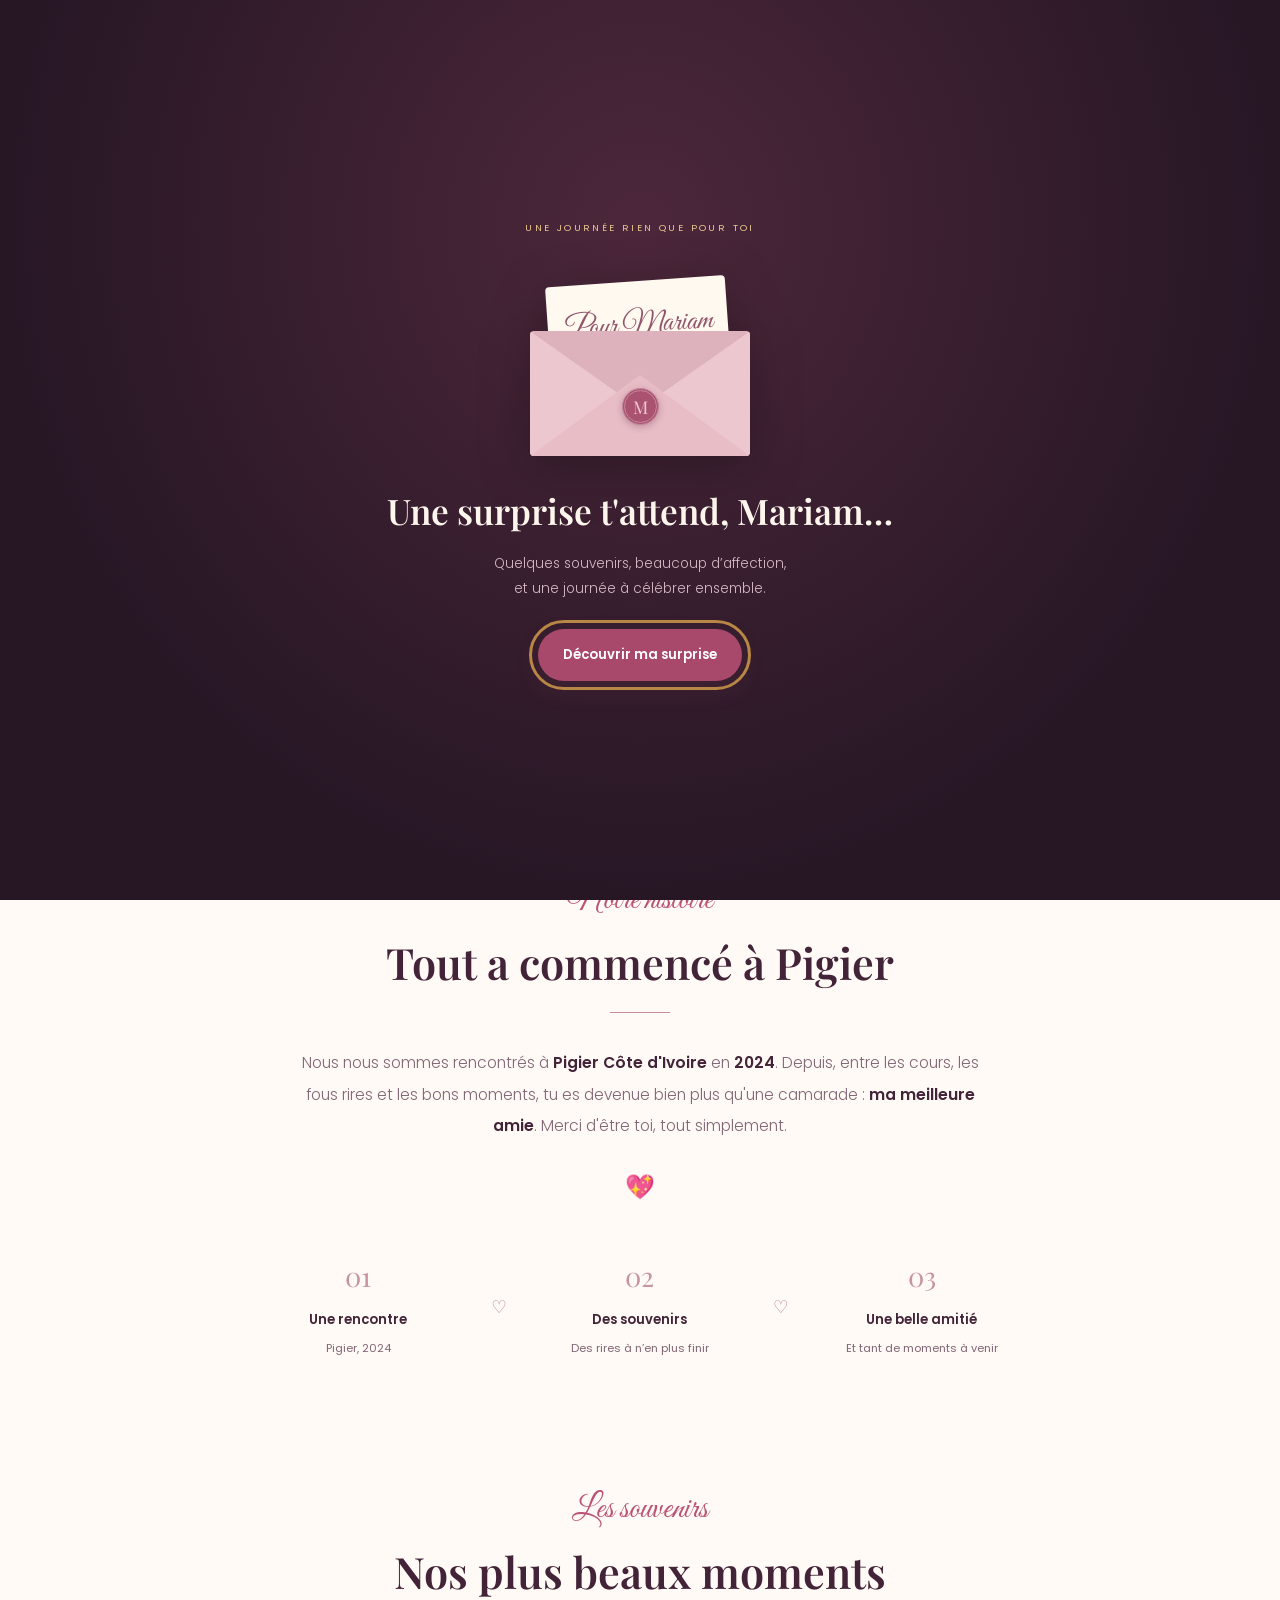
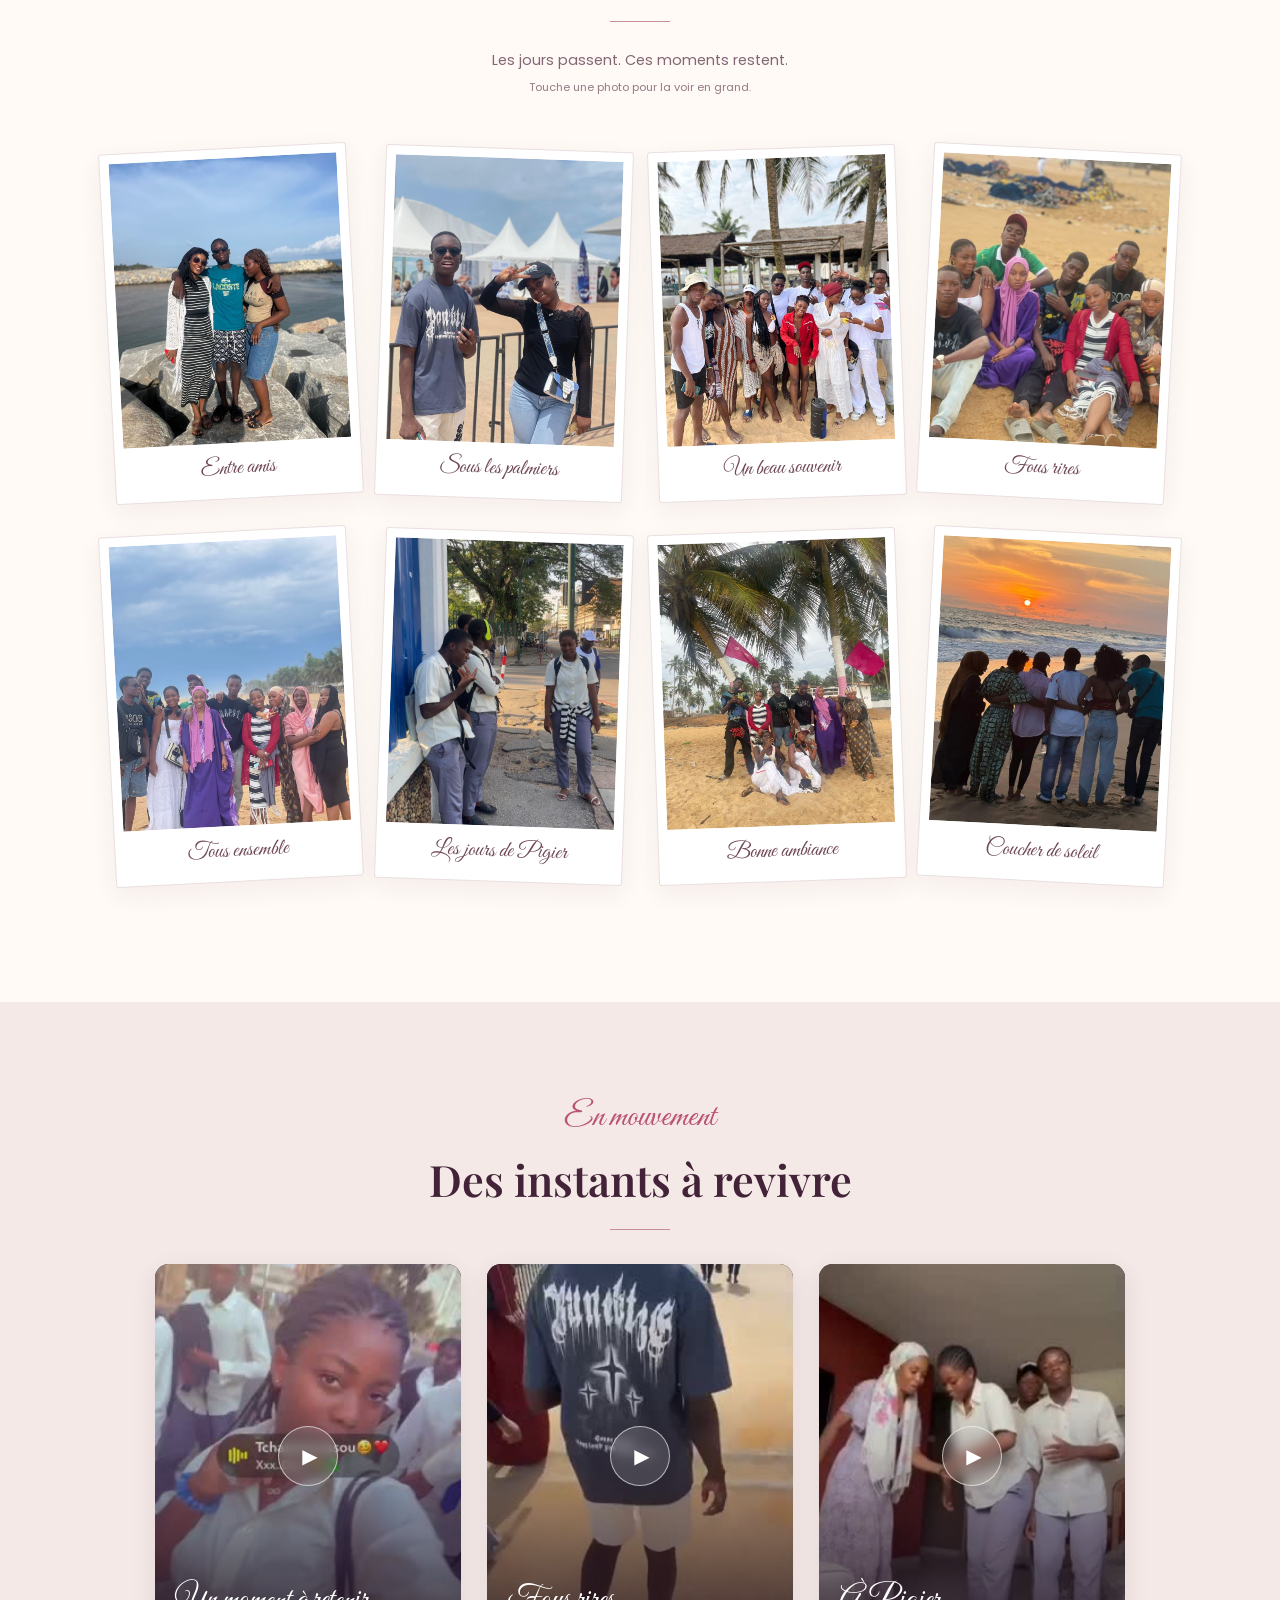
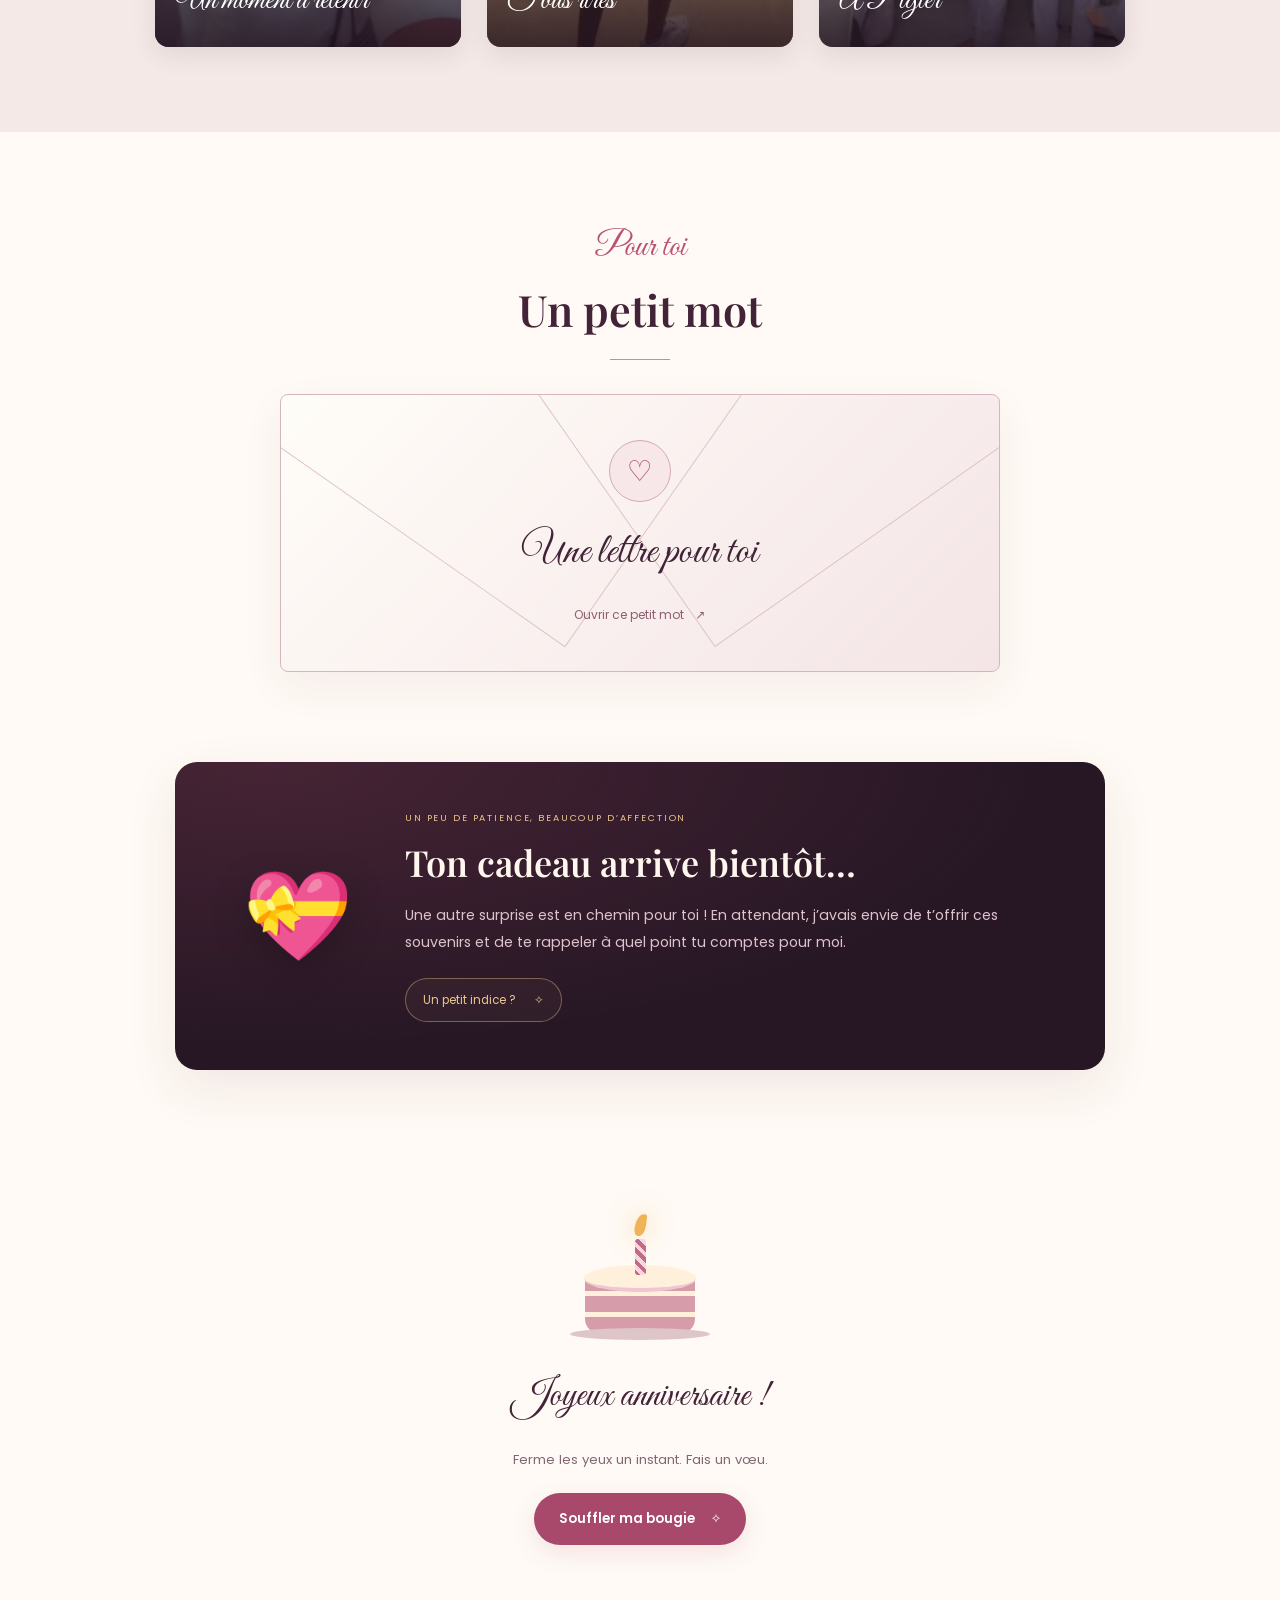
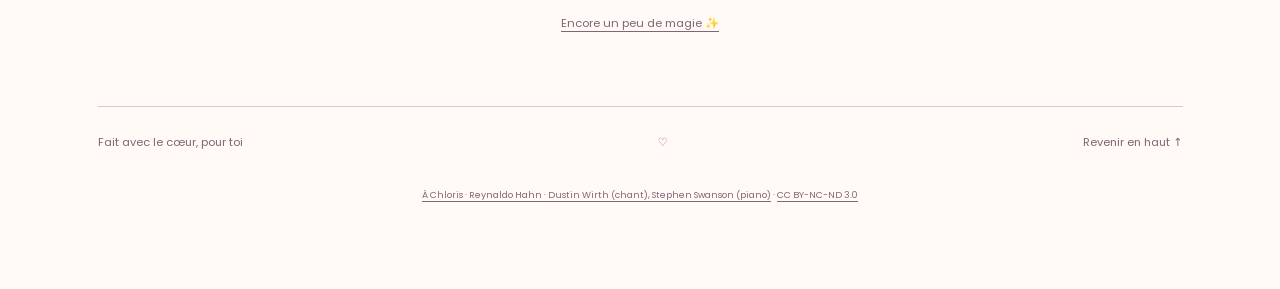
<file: index.html>
<!doctype html>
<html lang="fr">
<head>
<meta charset="utf-8">
<meta name="viewport" content="width=device-width, initial-scale=1">
<meta name="theme-color" content="#211029">
<meta name="description" content="Un espace personnel à découvrir.">
<meta property="og:title" content="Portfolio v2">
<meta property="og:description" content="Un espace personnel à découvrir.">
<meta property="og:type" content="website">
<meta name="robots" content="noindex, nofollow">
<link rel="icon" href="favicon.svg" type="image/svg+xml">
<title>Portfolio v2</title>
<link rel="preconnect" href="https://fonts.googleapis.com">
<link href="https://fonts.googleapis.com/css2?family=Great+Vibes&family=Playfair+Display:ital,wght@0,600;1,500&family=Poppins:wght@300;400;600&display=swap" rel="stylesheet">
<link rel="stylesheet" href="styles.css?v=4">
</head>
<body>
<a class="skip-link" href="#histoire-section">Aller aux souvenirs</a>

<div class="bg" aria-hidden="true"></div>
<div class="floaters" id="floaters" aria-hidden="true"></div>
<canvas id="confetti" aria-hidden="true"></canvas>
<div class="reading-progress" aria-hidden="true"><span id="progress-bar"></span></div>

<!-- Écran d'accueil -->
<div id="intro" role="dialog" aria-modal="true" aria-labelledby="intro-title" hidden>
  <div>
    <span class="intro-kicker">UNE JOURNÉE RIEN QUE POUR TOI</span>
    <div class="envelope-art" aria-hidden="true"><div class="envelope-letter">Pour Mariam<span>avec le cœur ♡</span></div><div class="envelope-front"></div><span class="envelope-seal">M</span></div>
    <h2 id="intro-title">Une surprise t'attend, Mariam…</h2>
    <p>Quelques souvenirs, beaucoup d’affection,<br>et une journée à célébrer ensemble.</p>
    <button class="btn" id="ouvrir">Découvrir ma surprise</button>
  </div>
</div>

<button id="musique" class="music-control" type="button" hidden aria-label="Activer la musique" aria-pressed="false"><span class="music-bars" aria-hidden="true"><i></i><i></i><i></i><i></i></span><span id="music-label">Chant doux</span></button>
<nav class="site-nav" aria-label="Navigation principale"><a class="brand" href="#accueil">Pour Mariam <span>♡</span></a><div><a href="#souvenirs">Souvenirs</a><a href="#message">Petit mot</a><a href="#cadeau">La surprise <span>✧</span></a></div></nav>
<main id="main-content">

<header class="hero" id="accueil">
 <div class="hero-copy"><div class="top">10 OCTOBRE · TA JOURNÉE</div><h1 id="titre" aria-label="Joyeux anniversaire"></h1><div class="nom script" id="nom"></div><p class="sub" id="sousTitre"></p><a class="hero-link" href="#souvenirs">Ouvrir notre album <span>↗</span></a><span class="hero-footnote">Un petit bout de notre histoire, rien que pour toi.</span></div>
 <div class="hero-album" aria-label="La couverture de notre album"><span class="album-star" aria-hidden="true">✧</span><figure class="cover-photo cover-back"><img src="assets/souvenir-08.jpg" width="1100" height="825" alt="Un coucher de soleil entre amis" fetchpriority="high"><figcaption>Les moments qu’on garde ♡</figcaption></figure><figure class="cover-photo cover-front"><img src="assets/souvenir-01.jpg" width="825" height="1100" alt="Notre souvenir entre amis" fetchpriority="high"><figcaption>Toi, moi &amp; nos souvenirs</figcaption></figure><span class="album-sticker">Depuis<br><strong>2024</strong><span>♡</span></span><span class="album-handwriting script">Pour ma meilleure amie</span></div>
 <a class="down" href="#histoire-section" aria-label="Découvrir notre histoire">↓</a>
</header>

<section id="histoire-section">
  <div class="titre reveal" data-a="up"><span class="script">Notre histoire</span><h2>Tout a commencé à Pigier</h2><i></i></div>
  <div class="histoire reveal" data-a="up" id="histoire"></div><div class="story-milestones reveal" data-a="up"><div><span>01</span><strong>Une rencontre</strong><p>Pigier, 2024</p></div><i aria-hidden="true">♡</i><div><span>02</span><strong>Des souvenirs</strong><p>Des rires à n’en plus finir</p></div><i aria-hidden="true">♡</i><div><span>03</span><strong>Une belle amitié</strong><p>Et tant de moments à venir</p></div></div>
</section>

<section id="souvenirs">
  <div class="titre reveal" data-a="up"><span class="script">Les souvenirs</span><h2>Nos plus beaux moments</h2><i></i></div>
  <p class="section-intro">Les jours passent. Ces moments restent.<br><span>Touche une photo pour la voir en grand.</span></p><div class="galerie" id="galerie"></div>
</section>

<section id="videos-section">
  <div class="titre reveal" data-a="up"><span class="script">En mouvement</span><h2>Des instants à revivre</h2><i></i></div>
  <div class="videos" id="videos"></div>
</section>

<section id="message">
  <div class="titre reveal" data-a="up"><span class="script">Pour toi</span><h2>Un petit mot</h2><i></i></div>
  <div class="letter-wrap reveal" data-a="up"><button class="letter-open" id="ouvrir-lettre" aria-expanded="false" aria-controls="lettre"><span class="letter-icon" aria-hidden="true">♡</span><span class="script">Une lettre pour toi</span><span class="letter-prompt">Ouvrir ce petit mot <span aria-hidden="true">↗</span></span></button><div class="lettre" id="lettre" hidden></div></div>
</section>

<section id="cadeau" class="gift-section"><div class="gift-note reveal" data-a="up"><div class="gift-illustration" aria-hidden="true">💝</div><div><span class="eyebrow">UN PEU DE PATIENCE, BEAUCOUP D’AFFECTION</span><h2>Ton cadeau arrive bientôt…</h2><p>Une autre surprise est en chemin pour toi ! En attendant, j’avais envie de t’offrir ces souvenirs et de te rappeler à quel point tu comptes pour moi.</p><button class="gift-tag" id="indice" aria-expanded="false" aria-controls="gift-secret">Un petit indice ? <span aria-hidden="true">✧</span></button><p class="gift-secret" id="gift-secret" hidden>Le plus important, c’est qu’il est pour toi. Le reste… je garde encore un peu la surprise ! ♡</p></div></div></section>
<div class="fin reveal" data-a="zoom">
  <div class="wish-cake" aria-hidden="true"><span class="candle-flame" id="flame"></span><span class="candle"></span><span class="cake-top"></span><span class="cake-base"></span><span class="cake-plate"></span></div>
  <p class="script" style="font-size:2.4rem;margin:10px 0 20px">Joyeux anniversaire !</p>
  <p class="wish-instruction">Ferme les yeux un instant. Fais un vœu.</p><button class="btn" id="voeu" aria-describedby="wish-result">Souffler ma bougie <span aria-hidden="true">✧</span></button><p class="wish-result" id="wish-result" aria-live="polite"></p><button class="confetti-again" id="encore">Encore un peu de magie ✨</button>
</div>

</main>
<footer class="site-footer">Fait avec le cœur, pour toi <span aria-hidden="true">♡</span><a href="#accueil">Revenir en haut ↑</a></footer><div class="music-credit"><a href="https://imslp.org/wiki/%C3%80_Chloris_(Hahn,_Reynaldo)" target="_blank" rel="noopener noreferrer">À Chloris · Reynaldo Hahn · Dustin Wirth (chant), Stephen Swanson (piano)</a><span> · </span><a href="https://creativecommons.org/licenses/by-nc-nd/3.0/" target="_blank" rel="noopener noreferrer">CC BY-NC-ND 3.0</a></div>
<noscript><style>#intro{display:none!important}.reveal{opacity:1;transform:none}</style><p class="noscript-note">Active JavaScript pour découvrir l’album et les vidéos de Mariam.</p></noscript>
<!-- Lightbox / lecteur -->
<div class="modal" id="modal" role="dialog" aria-modal="true" aria-label="Nos souvenirs" tabindex="-1">
  <button class="x" id="fermer" aria-label="Fermer le souvenir">✕</button>
  <button class="nav prev" id="prev" aria-label="Photo précédente">‹</button>
  <button class="nav next" id="next" aria-label="Photo suivante">›</button>
  <div id="contenu"></div>
  <div class="cp" id="cp" aria-live="polite"></div><span class="photo-counter" id="photo-counter"></span>
</div>

<script src="app.js?v=4" defer></script>
</body>
</html>
</file>
<file: styles.css>
:root{--ink:#422337;--muted:#826676;--paper:#fffaf5;--rose:#ba5275;--blush:#eed7dc;--gold:#eac68d;--night:#271725;--serif:'Playfair Display',Georgia,serif;--sans:'Poppins',system-ui,sans-serif}
*{box-sizing:border-box;margin:0;padding:0}html{scroll-behavior:smooth;scroll-padding-top:35px}body{font-family:var(--sans);background:var(--paper);color:var(--ink);line-height:1.8;overflow-x:hidden}body.locked,body.modal-locked{overflow:hidden}[hidden]{display:none!important}h1,h2{font-family:var(--serif);font-weight:600;line-height:1.25}a{color:inherit;text-decoration:none}button{font:inherit;cursor:pointer;touch-action:manipulation}a,button,[role=button]{-webkit-tap-highlight-color:transparent}button:focus-visible,a:focus-visible,[role=button]:focus-visible{outline:3px solid #b88745;outline-offset:6px}button:disabled{cursor:default}.script{font-family:'Great Vibes',cursive;font-weight:400}.skip-link{position:fixed;left:15px;top:-100px;z-index:150;background:var(--paper);padding:12px 18px;border-radius:12px}.skip-link:focus{top:15px}
.bg{position:absolute;inset:0 0 auto;height:1000px;background:radial-gradient(ellipse at 20% 10%,#7d394b66,transparent 65%),radial-gradient(ellipse at 100% 65%,#68485344,transparent 60%),var(--night);z-index:-2}.floaters{position:absolute;inset:0 0 auto;height:900px;overflow:hidden;pointer-events:none;z-index:-1;contain:strict}.floaters span{position:absolute;bottom:-60px;color:var(--gold);opacity:.28;animation:monte linear infinite}@keyframes monte{to{transform:translateY(-1100px) rotate(30deg)}}#confetti{position:fixed;inset:0;pointer-events:none;z-index:110}.reading-progress{position:fixed;inset:0 0 auto;height:3px;z-index:120;pointer-events:none}.reading-progress span{display:block;height:100%;background:var(--rose);transform:scaleX(0);transform-origin:left}
.site-nav{position:absolute;left:0;right:0;top:0;max-width:1240px;margin:auto;padding:27px 45px;display:flex;align-items:center;justify-content:space-between;gap:18px;color:#fff5ed;z-index:4}.brand{font-family:var(--serif);font-size:1.25rem;white-space:nowrap}.brand span{color:var(--gold);margin-left:8px}.site-nav>div{display:flex;gap:28px;font-size:.75rem;color:#e6cbd4}.site-nav>div a{display:flex;gap:8px;align-items:center;min-height:44px}.site-nav a:hover{color:var(--gold)}
header.hero{position:relative;display:grid;grid-template-columns:1.08fr 1fr;align-items:center;gap:25px;min-height:800px;max-width:1240px;margin:auto;padding:145px 55px 115px;color:#fff6ee}.hero-copy{position:relative;z-index:2}.hero .top{font-size:.65rem;letter-spacing:.25em;color:var(--gold);display:flex;align-items:center;gap:16px}.hero .top:before{content:'';width:30px;height:1px;background:var(--gold)}.hero h1{font-size:clamp(2.6rem,4.7vw,4.3rem);line-height:1.16;margin:26px 0 0}.hero h1>span{display:block!important}.hero h1 .l{opacity:0;display:inline-block;transform:translateY(30px)}body.go .hero h1 .l{animation:lettre .7s ease forwards}@keyframes lettre{to{opacity:1;transform:none}}.hero .nom{font-size:clamp(3.3rem,5.4vw,5rem);line-height:1.35;color:#edb5c5;margin:12px 0 16px}.hero .sub{font-weight:300;max-width:360px;color:#e4cdd5;font-size:.91rem;line-height:1.95}.hero-link{display:inline-flex;align-items:center;gap:24px;border:1px solid #d8b6bc80;border-radius:100px;padding:13px 24px;margin-top:28px;font-size:.8rem;background:#ffffff07;transition:background .2s,transform .2s}.hero-link:hover{background:#ffffff15;transform:translateY(-2px)}.hero-footnote{display:block;color:#bf9ba9;font-size:.64rem;margin-top:19px}.hero .down{position:absolute;bottom:35px;left:calc(50% - 22px);display:grid;place-items:center;width:44px;height:44px;border:1px solid #d8b6bc40;border-radius:50%;color:var(--gold)}
.hero-album{position:relative;height:490px;width:100%;max-width:510px;margin-left:auto}.cover-photo{position:absolute;padding:12px 12px 18px;background:#fffaf2;color:#653d4b;box-shadow:0 18px 55px #0005;width:64%;border-radius:3px}.cover-photo img{display:block;width:100%;height:auto;aspect-ratio:4/5;object-fit:cover}.cover-photo figcaption{font-family:'Great Vibes',cursive;font-size:1.6rem;line-height:1.35;text-align:center;padding-top:12px}.cover-back{right:3%;top:18px;transform:rotate(12deg)}.cover-front{left:1%;top:105px;transform:rotate(-9deg);z-index:1}.album-sticker{position:absolute;right:0;bottom:29px;z-index:2;display:flex;flex-direction:column;align-items:center;justify-content:center;width:92px;height:92px;background:var(--gold);color:#573338;border-radius:50%;transform:rotate(14deg);font-size:.6rem;line-height:1.6;box-shadow:0 5px 20px #0002}.album-sticker strong{font-family:var(--serif);font-size:1.35rem}.album-sticker>span{font-size:1rem}.album-star{position:absolute;left:2%;top:-5px;font-size:75px;color:var(--gold);line-height:1}.album-handwriting{position:absolute;bottom:-28px;left:0;right:0;text-align:center;font-size:1.85rem;color:#edc9d1;transform:rotate(-5deg)}
section{position:relative;padding:85px 32px;max-width:1150px;margin:auto;scroll-margin-top:25px}.titre{text-align:center;margin-bottom:34px}.titre .script{display:block;color:var(--rose);font-size:2.1rem;margin-bottom:5px}.titre h2{font-size:clamp(1.85rem,3.4vw,2.7rem)}.titre i{display:block;height:1px;width:60px;background:#c68c9c;margin:23px auto 0}.section-intro{color:var(--muted);text-align:center;font-size:.9rem;margin:-8px 0 38px}.section-intro span{font-size:.7rem;color:#967c87}.reveal{opacity:0;transform:translateY(25px);transition:opacity .75s,transform .75s}.reveal.show{opacity:1;transform:none}
#histoire-section{max-width:none;background:var(--paper);border-radius:38px 38px 0 0;margin-top:-30px;padding-top:75px}.histoire{max-width:680px;margin:auto;text-align:center;font-size:.97rem;line-height:2;color:var(--muted);font-weight:300}.histoire b{color:var(--ink);font-weight:600}.histoire .coeur{display:block;width:max-content;font-size:24px;margin:22px auto 0}.story-milestones{max-width:770px;display:grid;grid-template-columns:1fr 35px 1fr 35px 1fr;align-items:center;gap:20px;margin:46px auto 0;text-align:center}.story-milestones div>span{display:block;color:#c792a2;font-family:var(--serif);font-size:1.7rem;line-height:1.4;margin-bottom:10px}.story-milestones strong{font-weight:600;font-size:.82rem}.story-milestones p{font-size:.7rem;color:var(--muted);margin-top:5px}.story-milestones i{font-style:normal;color:#b78093;font-size:1.1rem}
#souvenirs{padding-top:35px}.galerie{display:grid;grid-template-columns:repeat(4,minmax(0,1fr));gap:32px 25px;align-items:start;padding:10px}.polaroid{position:relative;min-width:0;background:#fff;padding:9px 9px 14px;border:1px solid #eadfe0;box-shadow:0 8px 25px #5c334511;border-radius:3px;cursor:pointer;--r:0deg;transition:transform .5s,box-shadow .3s,opacity .75s}.polaroid:nth-child(4n+1){--r:-3deg}.polaroid:nth-child(4n+2){--r:2deg}.polaroid:nth-child(4n+3){--r:-2deg}.polaroid:nth-child(4n){--r:3deg}.polaroid.show{transform:rotate(var(--r))}.polaroid.show:hover{transform:translateY(-7px) rotate(0);box-shadow:0 16px 35px #5c334522;z-index:2}.polaroid .cadre{overflow:hidden;background:#efe8e5}.polaroid img{width:100%;height:auto;aspect-ratio:4/5;object-fit:cover;display:block;transition:transform .5s}.polaroid:hover img{transform:scale(1.035)}.polaroid .leg{font-family:'Great Vibes',cursive;text-align:center;font-size:1.4rem;padding-top:10px;line-height:1.4;color:#704858}
#videos-section{max-width:none;background:#f4e9e7;margin:25px 0 0}.videos{display:grid;grid-template-columns:repeat(3,minmax(0,1fr));gap:26px;max-width:970px;margin:auto}.vid{position:relative;border-radius:14px;overflow:hidden;aspect-ratio:4/5;cursor:pointer;background:var(--night);box-shadow:0 8px 25px #5c33451c;transition:transform .3s}.vid:hover{transform:translateY(-5px)}.vid .bgimg{position:absolute;inset:0;background-size:cover;background-position:center;transition:transform .6s}.vid:hover .bgimg{transform:scale(1.04)}.vid:after{content:'';position:absolute;inset:0;background:linear-gradient(transparent 30%,#21121ddd)}.vid .play{position:absolute;top:50%;left:50%;transform:translate(-50%,-50%);width:60px;height:60px;border:1px solid #fff9;border-radius:50%;display:grid;place-items:center;background:#ffffff25;backdrop-filter:blur(6px);color:white;font-size:20px;z-index:2;padding-left:4px}.vid .cap{position:absolute;bottom:23px;left:20px;right:15px;color:white;z-index:2;font-family:'Great Vibes',cursive;font-size:2rem;line-height:1.4}
.letter-wrap{max-width:720px;margin:auto}.letter-open{width:100%;display:flex;align-items:center;flex-direction:column;gap:12px;padding:45px 30px;border:1px solid #d5b5bf;color:var(--ink);background:linear-gradient(135deg,#fffdf8,#f4e4e6);border-radius:8px;box-shadow:0 15px 40px #5c334510;position:relative;overflow:hidden;transition:transform .3s}.letter-open:before,.letter-open:after{content:'';position:absolute;top:-80%;width:70%;height:130%;border:1px solid #dfc4c7;transform:rotate(35deg);pointer-events:none}.letter-open:before{left:-10%}.letter-open:after{right:-10%;transform:rotate(-35deg)}.letter-open:hover{transform:translateY(-3px)}.letter-icon{font-size:1.8rem;color:#a85270;background:#f8e7e9;border:1px solid #d4a9b7;width:62px;height:62px;border-radius:50%;line-height:60px;z-index:1}.letter-open>.script{font-size:2.7rem;z-index:1}.letter-prompt{font-size:.75rem;color:#8e5f71;z-index:1}.letter-prompt>span{margin-left:8px}.lettre{position:relative;border:1px solid #dec9bf;max-width:700px;margin:auto;padding:48px 60px;text-align:left;font-size:.96rem;line-height:2;font-weight:300;background:repeating-linear-gradient(#fffdf7,#fffdf7 31px,#ecd9c51c 32px);box-shadow:0 18px 50px #5c33450e;border-radius:4px;animation:paper-in .65s ease}.lettre:before{content:'POUR MARIAM · AVEC AFFECTION';display:block;color:#aa6c82;letter-spacing:.2em;font-size:.6rem;margin-bottom:26px}.lettre p+p{margin-top:20px}.lettre p:first-of-type{font-family:var(--serif);font-size:1.35rem;font-weight:600}.signature{display:block;font-size:2.7rem;margin-top:28px;text-align:right;color:#a75a74}@keyframes paper-in{from{opacity:0;transform:translateY(15px)}to{opacity:1;transform:none}}
.gift-section{padding-top:5px}.gift-note{display:grid;grid-template-columns:150px 1fr;align-items:center;gap:32px;padding:48px;max-width:930px;margin:auto;background:radial-gradient(ellipse at 10% 0,#8a405650,transparent 65%),var(--night);border-radius:22px;color:#fff6ee;box-shadow:0 18px 50px #5c334518}.gift-illustration{font-size:88px;text-align:center;filter:drop-shadow(0 12px 18px #0003);animation:gift-float 4s ease-in-out infinite}@keyframes gift-float{50%{transform:translateY(-8px) rotate(-4deg)}}.eyebrow{display:block;font-size:.58rem;letter-spacing:.2em;color:var(--gold);margin-bottom:13px}.gift-note h2{font-size:2.25rem;margin-bottom:17px}.gift-note p{font-size:.88rem;line-height:1.95;color:#dfc3cc}.gift-tag{border:1px solid #eac68d66;color:var(--gold);background:#eac68d0b;font-size:.73rem;min-height:44px;padding:9px 17px;border-radius:30px;margin-top:22px;transition:background .2s}.gift-tag:hover{background:#eac68d22}.gift-tag span{padding-left:16px}.gift-note .gift-secret{border-top:1px solid #eac68d2b;margin-top:22px;padding-top:19px;color:#f0d1d9;animation:paper-in .4s ease}
.fin{text-align:center;padding:35px 24px 65px}.fin>.script{color:var(--ink)}.btn{display:inline-flex;align-items:center;justify-content:center;gap:16px;max-width:100%;border:0;background:#a8486a;color:#fff;font-size:.82rem;font-weight:600;padding:14px 25px;min-height:48px;border-radius:999px;box-shadow:0 8px 25px #a8486a22;transition:transform .2s,background .2s}.btn:hover{transform:translateY(-2px);background:#913758}.btn:disabled{background:#a8798b;transform:none}.wish-instruction{font-size:.82rem;color:var(--muted);margin:-4px 0 22px}.wish-result{font-size:.82rem;max-width:330px;margin:15px auto;color:#9f4969;min-height:30px}.confetti-again{display:block;margin:10px auto 0;padding:8px 14px;border:0;background:transparent;color:var(--muted);font-size:.71rem;text-decoration:underline;text-underline-offset:4px}.wish-cake{height:140px;width:140px;position:relative;margin:10px auto 22px}.cake-plate{position:absolute;bottom:0;left:0;width:140px;height:12px;background:#dec5c8;border-radius:50%}.cake-base{position:absolute;bottom:7px;left:15px;width:110px;height:55px;background:repeating-linear-gradient(0deg,#d79caa,#d79caa 16px,#fff0db 16px,#fff0db 21px);border-radius:5px 5px 14px 14px}.cake-top{position:absolute;bottom:48px;left:14px;width:112px;height:27px;background:#fff0db;border-radius:50%;z-index:1;border-bottom:4px solid #efc5cf}.candle{position:absolute;bottom:65px;left:65px;width:11px;height:36px;border-radius:3px;background:repeating-linear-gradient(45deg,#bf6c86,#bf6c86 4px,#f9d5de 4px,#f9d5de 8px);z-index:2}.candle-flame{position:absolute;bottom:104px;left:65px;width:11px;height:22px;background:#efb457;border-radius:80% 20% 60% 40%;transform:rotate(8deg);box-shadow:0 0 24px #efb45788;animation:flicker 2s ease infinite;transition:opacity .4s}.candle-flame.out{opacity:0;animation:none}@keyframes flicker{50%{transform:rotate(-8deg) scale(.9);box-shadow:0 0 16px #efb45766}}
.site-footer{display:flex;justify-content:space-between;gap:20px;max-width:1085px;margin:auto;padding:25px 0 35px;border-top:1px solid #dec6ce;font-size:.7rem;color:var(--muted)}.site-footer>span{color:var(--rose)}.site-footer a:hover{color:var(--rose)}
#intro{position:fixed;inset:0;z-index:100;display:grid;place-items:center;overflow-y:auto;padding:30px 24px;text-align:center;color:#fff6ee;background:radial-gradient(ellipse at 50% 25%,#6d354e88,transparent 70%),var(--night);transition:opacity .8s,transform .8s}#intro.out{opacity:0;transform:scale(1.025);pointer-events:none}#intro>div{max-width:520px;width:100%;margin:auto;padding:20px 0}.intro-kicker{display:block;font-size:.6rem;letter-spacing:.25em;color:var(--gold);margin-bottom:45px}#intro h2{font-size:clamp(1.65rem,4vw,2.2rem);margin:30px 0 17px;line-height:1.4}#intro p{font-size:.85rem;color:#d6b9c5;margin-bottom:28px;font-weight:300}.envelope-art{position:relative;width:220px;height:175px;margin:0 auto 15px;filter:drop-shadow(0 12px 25px #0004);animation:gift-float 5s ease-in-out infinite}.envelope-letter{position:absolute;top:0;left:20px;width:180px;height:150px;background:#fff9ef;border-radius:4px;color:#91556b;padding-top:17px;font-family:'Great Vibes',cursive;font-size:1.9rem;transform:rotate(-4deg)}.envelope-letter span{display:block;font-family:var(--sans);font-size:.55rem;color:#b07c8e}.envelope-front{position:absolute;bottom:0;left:0;width:220px;height:125px;background:#ddb2bd;border-radius:4px;overflow:hidden}.envelope-front:before{content:'';position:absolute;inset:0;background:#ecc7cf;clip-path:polygon(0 0,50% 62%,100% 0,100% 100%,0 100%)}.envelope-front:after{content:'';position:absolute;inset:0;background:#e8bdc6;clip-path:polygon(0 100%,50% 35%,100% 100%)}.envelope-seal{position:absolute;left:92px;top:107px;width:37px;height:37px;border-radius:50%;background:#a95371;color:#f2cad4;box-shadow:0 2px 7px #64334955;border:3px double #c7889d;font-family:var(--serif);line-height:31px;font-size:1.1rem;z-index:1}
.modal{position:fixed;inset:0;z-index:90;background:#1d111cf2;backdrop-filter:blur(12px);display:none;place-items:center;padding:76px 72px 88px;color:#fff}.modal.open{display:grid;animation:paper-in .25s ease}#contenu{display:flex;align-items:center;justify-content:center;width:100%;min-width:0;max-height:100%}.modal img,.modal video,.modal iframe{display:block;max-width:100%;max-height:calc(100svh - 180px);border-radius:6px;object-fit:contain;box-shadow:0 15px 60px #0006}.modal iframe{width:min(100%,900px);aspect-ratio:16/9;border:0}.modal .x,.modal .nav{position:absolute;width:48px;height:48px;border:1px solid #fff3;border-radius:50%;background:#ffffff10;color:white;font-size:26px}.modal .x{top:18px;right:18px}.modal .nav{top:calc(50% - 24px)}.modal .prev{left:15px}.modal .next{right:15px}.modal .cp{position:absolute;bottom:22px;left:0;right:0;text-align:center;font-family:'Great Vibes',cursive;font-size:1.8rem;padding:0 22px;line-height:1.4}.photo-counter{position:absolute;top:27px;left:26px;font-size:.75rem;color:#dec2ca;letter-spacing:.15em}#musique{display:none;position:fixed;right:20px;bottom:20px;z-index:60;width:48px;height:48px;border-radius:50%;border:0;background:var(--rose);color:white;font-size:20px}.etincelle{position:fixed;pointer-events:none;z-index:70;font-size:13px;animation:etin .9s forwards}@keyframes etin{to{transform:translateY(-35px) scale(0);opacity:0}}.noscript-note{text-align:center;padding:24px}
@media(min-width:1600px){header.hero{min-height:860px}.hero-album{height:530px}.cover-front{top:125px}}
@media(max-width:1000px){header.hero{padding:130px 38px 100px;min-height:760px}.hero h1{font-size:3.5rem}.hero .nom{font-size:3.8rem}.hero-album{height:420px}.cover-photo{width:69%}.cover-photo figcaption{font-size:1.3rem}.cover-front{top:85px}.album-sticker{width:75px;height:75px;bottom:20px}.album-handwriting{font-size:1.6rem;bottom:-15px}.galerie{grid-template-columns:repeat(3,minmax(0,1fr))}.site-footer{margin:0 32px}}
@media(max-width:760px){.site-nav{padding:20px 25px}.site-nav>div{gap:17px}header.hero{grid-template-columns:1fr;text-align:center;gap:40px;padding:115px 24px 100px;min-height:auto}.hero-copy{max-width:550px;margin:auto}.hero .top{justify-content:center;font-size:.6rem}.hero .top:before{width:20px}.hero h1{font-size:clamp(2.35rem,7.2vw,3.5rem)}.hero h1>span{display:inline-block!important}.hero .nom{font-size:clamp(3.2rem,9vw,4.2rem);margin-top:12px}.hero .sub{margin:auto;max-width:350px;font-size:.86rem}.hero-link{margin-top:23px}.hero-album{max-width:380px;height:365px;margin:0 auto}.cover-photo{width:62%}.cover-back{right:4%;top:0}.cover-front{top:55px;left:6%}.album-sticker{right:0;bottom:25px}.album-star{left:2%;top:-18px;font-size:55px}.album-handwriting{font-size:1.5rem;bottom:-16px}.hero .down{bottom:23px}.bg,.floaters{height:1050px}section{padding:65px 26px}.galerie{grid-template-columns:repeat(2,minmax(0,1fr));gap:28px 22px}.videos{gap:16px}.vid .cap{font-size:1.6rem;left:15px;bottom:18px}.vid .play{width:48px;height:48px;font-size:17px}.gift-note{grid-template-columns:90px 1fr;gap:24px;padding:32px}.gift-illustration{font-size:64px}.gift-note h2{font-size:1.9rem}.story-milestones{gap:8px;grid-template-columns:1fr 20px 1fr 20px 1fr}.story-milestones strong{font-size:.72rem}.story-milestones p{font-size:.6rem}.lettre{padding:36px 38px}.site-footer{margin:0 26px}}
@media(max-width:480px){.site-nav{padding:17px 20px}.brand{font-size:1.05rem}.site-nav>div{gap:15px;font-size:.64rem}.site-nav>div a:first-child{display:none}header.hero{gap:35px;padding:105px 20px 88px}.hero h1{font-size:clamp(2.05rem,8.8vw,2.65rem);margin-top:22px}.hero h1>span{display:block!important}.hero .nom{font-size:clamp(3.2rem,12.3vw,3.75rem);margin:10px 0 12px}.hero .sub{max-width:290px;font-size:.79rem}.hero .top{font-size:.56rem;letter-spacing:.22em}.hero-link{font-size:.75rem;padding:11px 20px}.hero-footnote{font-size:.58rem;margin-top:17px}.hero-album{width:100%;max-width:320px;height:315px}.cover-photo{padding:8px 8px 12px}.cover-photo figcaption{font-size:1.18rem;padding-top:9px}.cover-front{top:45px}.album-sticker{width:65px;height:65px;bottom:25px;font-size:.5rem}.album-sticker strong{font-size:1.1rem}.album-star{font-size:43px}.album-handwriting{font-size:1.4rem;bottom:-13px}section{padding:52px 22px}#histoire-section{padding:55px 24px;border-radius:26px 26px 0 0}.titre .script{font-size:1.9rem}.titre h2{font-size:1.8rem}.titre{margin-bottom:27px}.histoire{font-size:.85rem;line-height:2}.story-milestones{margin-top:32px;grid-template-columns:1fr;gap:14px}.story-milestones div{display:grid;grid-template-columns:40px 1fr;text-align:left;column-gap:12px;max-width:235px;width:100%;margin:auto}.story-milestones div>span{grid-row:1/3;margin:0;align-self:center;font-size:1.4rem}.story-milestones strong{font-size:.77rem}.story-milestones p{font-size:.64rem;margin:0}.story-milestones i{display:none}.section-intro{font-size:.79rem;margin-bottom:27px}.section-intro span{font-size:.63rem}.galerie{gap:23px 15px;padding:6px 3px}.polaroid{padding:6px 6px 10px}.polaroid .leg{font-size:1.15rem;padding-top:8px}.videos{grid-template-columns:repeat(2,minmax(0,1fr));gap:15px}.videos .vid:last-child{grid-column:1/-1;width:calc(50% - 7.5px);justify-self:center}.vid .cap{font-size:1.4rem;left:13px;bottom:15px}.vid .play{width:44px;height:44px;font-size:16px}.letter-open{padding:35px 22px}.letter-open>.script{font-size:2.25rem}.letter-prompt{font-size:.65rem}.lettre{padding:30px 25px;font-size:.86rem}.lettre:before{font-size:.49rem;letter-spacing:.14em}.lettre p:first-of-type{font-size:1.2rem}.signature{font-size:2.5rem}.gift-note{display:block;padding:30px 24px;text-align:center;border-radius:18px}.gift-illustration{font-size:59px;margin-bottom:18px}.gift-note h2{font-size:1.95rem}.gift-note p{font-size:.8rem}.eyebrow{font-size:.52rem;letter-spacing:.14em}.gift-tag{font-size:.68rem}.site-footer{margin:0 22px;gap:12px;flex-wrap:wrap;font-size:.63rem}.wish-instruction,.wish-result{font-size:.75rem}.fin{padding-bottom:48px}.modal{padding:74px 15px 125px}.modal img,.modal video{max-height:calc(100svh - 210px)}.modal .nav{top:auto;bottom:18px}.modal .prev{left:calc(50% - 58px)}.modal .next{right:calc(50% - 58px)}.modal .cp{bottom:79px;font-size:1.6rem}.intro-kicker{font-size:.53rem;letter-spacing:.2em;margin-bottom:36px}#intro p{font-size:.78rem}#intro h2{font-size:1.75rem}}
@media(max-width:350px){.hero-album{height:275px}.hero h1{font-size:8.5vw}.hero .nom{font-size:12vw}.album-handwriting{font-size:1.25rem}.album-sticker{bottom:15px}.polaroid .leg{font-size:1.05rem}.gift-note{padding:26px 20px}.gift-note h2{font-size:1.8rem}}
@media(max-height:550px) and (orientation:landscape){#intro>div{padding:5px 0}.intro-kicker{margin-bottom:15px}.envelope-art{transform:scale(.65);height:110px;margin-bottom:0;animation:none}#intro h2{margin-top:18px;font-size:1.5rem}#intro p{margin-bottom:15px}}
@media(hover:none){.polaroid.show:hover{transform:rotate(var(--r))}.polaroid:hover img{transform:none}.vid:hover{transform:none}}
@media(prefers-reduced-motion:reduce){html{scroll-behavior:auto}*,*:before,*:after{animation:none!important;transition:none!important}.reveal,.hero h1 .l{opacity:1;transform:none}.floaters,.etincelle,#confetti{display:none}}

/* La dédicace garde sa place sous les deux photos de couverture. */
.hero-album{height:565px}.hero-copy{min-width:0}
@media(max-width:1000px) and (min-width:761px){.hero-album{height:500px}.hero h1{font-size:clamp(2.65rem,4.5vw,3.3rem)}.hero .nom{font-size:clamp(3rem,5vw,3.8rem)}}
@media(max-width:760px){.hero-album{height:425px}}
@media(max-width:480px){.hero-album{height:360px}}
@media(max-width:350px){.hero-album{height:325px}}
/* Une bande sonore discrète, toujours contrôlable. */
#musique.music-control{display:flex;align-items:center;gap:11px;width:auto;height:44px;right:18px;bottom:max(18px,env(safe-area-inset-bottom));padding:0 16px;border:1px solid #f0d3dc55;border-radius:999px;background:#422337f2;color:#fff7f1;box-shadow:0 5px 22px #27172525;font-size:.66rem;backdrop-filter:blur(8px)}
#musique:disabled{opacity:.75;cursor:default}.music-bars{display:flex;align-items:center;gap:3px;height:18px}.music-bars i{display:block;width:2px;height:5px;border-radius:2px;background:#eac68d}.music-bars i:nth-child(2){height:13px}.music-bars i:nth-child(3){height:9px}.music-bars i:nth-child(4){height:15px}.playing .music-bars i{animation:music-wave 1.1s ease-in-out infinite alternate}.playing .music-bars i:nth-child(2){animation-delay:-.4s}.playing .music-bars i:nth-child(3){animation-delay:-.7s}.playing .music-bars i:nth-child(4){animation-delay:-.2s}@keyframes music-wave{to{height:4px}}
.music-credit{max-width:1085px;margin:0 auto;padding:0 0 85px;text-align:center;font-size:.57rem;line-height:1.8;color:#826676}.music-credit a{text-decoration:underline;text-underline-offset:3px}.music-credit a:hover{color:#a8486a}
@media(max-width:480px){#musique.music-control{right:12px;bottom:max(12px,env(safe-area-inset-bottom));padding:0 13px;font-size:.62rem}.music-credit{padding:0 22px 85px;font-size:.52rem}}
@media(prefers-reduced-motion:reduce){.playing .music-bars i{animation:none}}
</file>
